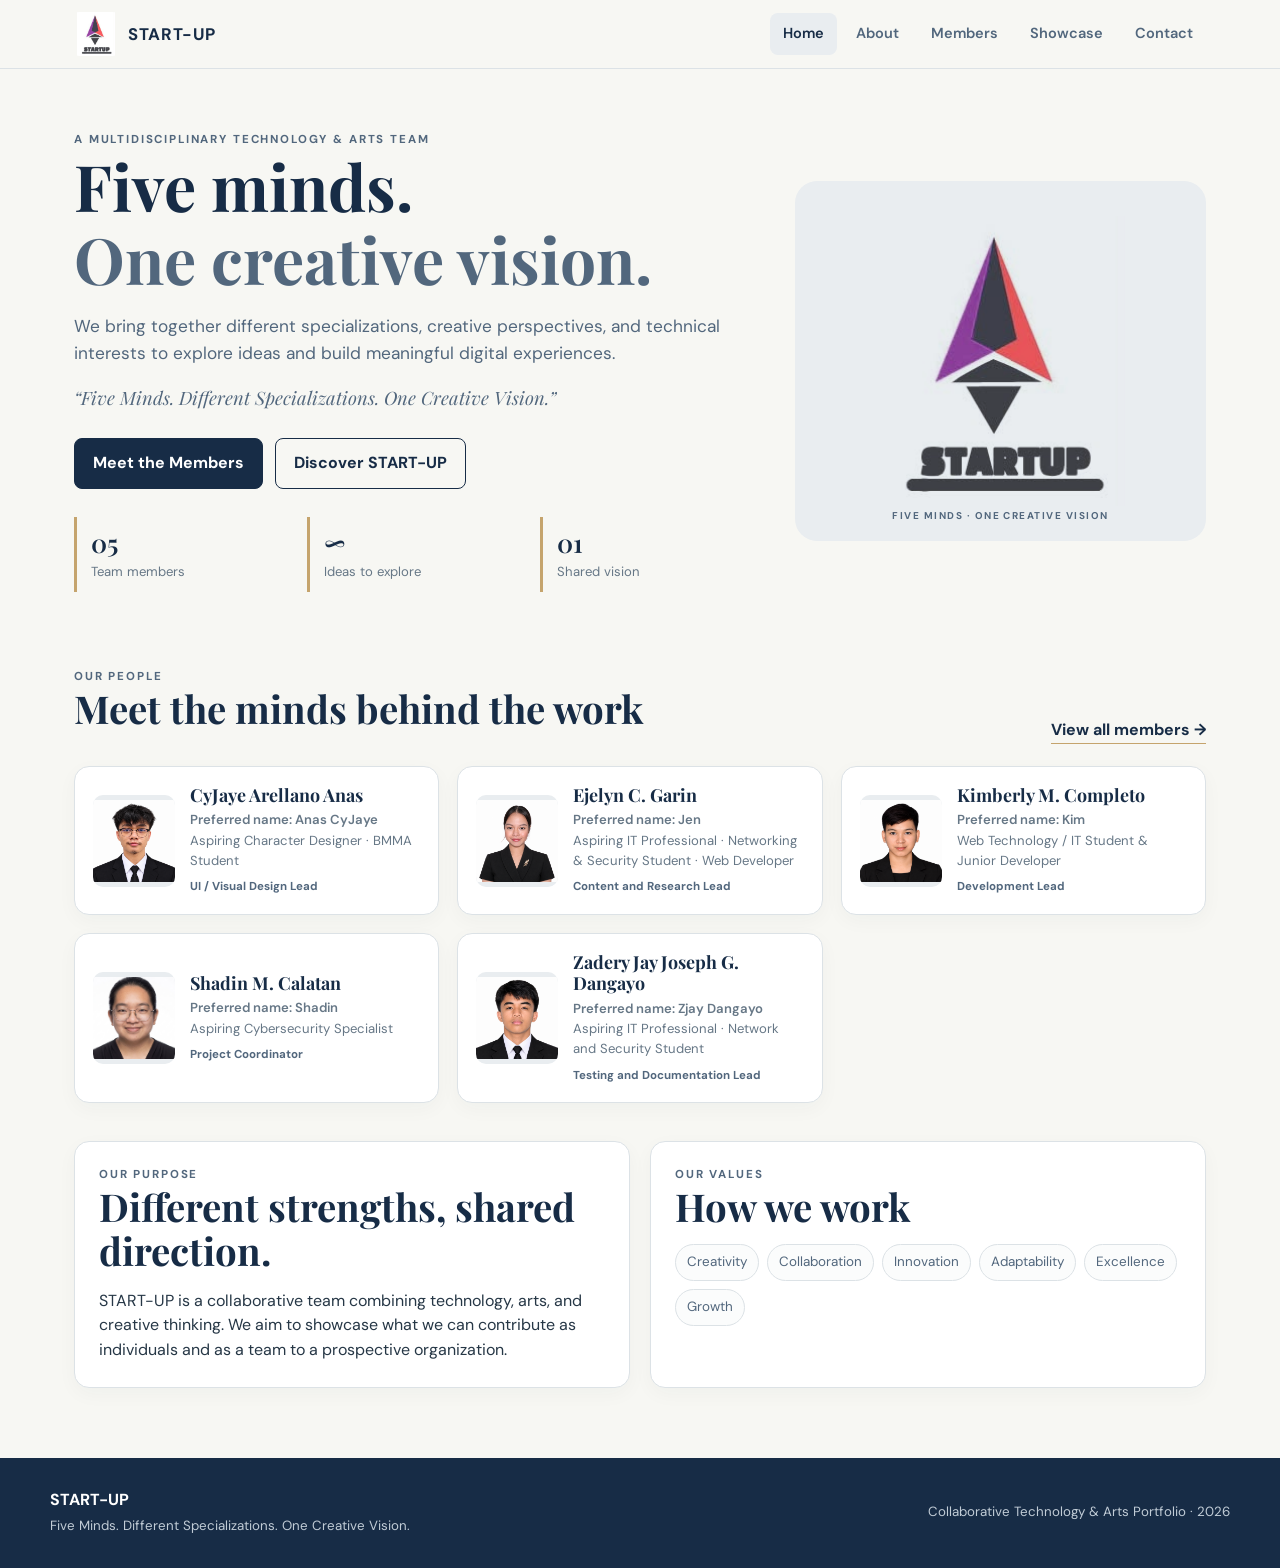
<file: index.html>
<!doctype html><html lang="en"><head><meta charset="utf-8"><meta name="viewport" content="width=device-width, initial-scale=1"><meta name="theme-color" content="#172C46"><link rel="stylesheet" href="assets/css/style.css"><title>Home | START-UP</title></head><body><main><section class="hero"><div class="hero-copy"><div class="eyebrow">A Multidisciplinary Technology & Arts Team</div><h1>Five minds.<br><span>One creative vision.</span></h1><p class="lead">We bring together different specializations, creative perspectives, and technical interests to explore ideas and build meaningful digital experiences.</p><p class="tagline">“Five Minds. Different Specializations. One Creative Vision.”</p><div class="hero-actions"><a class="btn" href="members.html">Meet the Members</a><a class="btn secondary" href="about.html">Discover START-UP</a></div><div class="stat-row"><div class="stat"><strong>05</strong><span>Team members</span></div><div class="stat"><strong>∞</strong><span>Ideas to explore</span></div><div class="stat"><strong>01</strong><span>Shared vision</span></div></div></div><div class="hero-art"><img src="assets/images/logo.jpg" alt="START-UP official logo"></div></section><section style="margin-top:48px"><div class="section-head"><div><div class="eyebrow">Our people</div><h2>Meet the minds behind the work</h2></div><a class="small-link" href="members.html">View all members →</a></div><div class="cards" id="home-members"></div></section><section class="grid-2" style="margin-top:38px"><article class="panel"><div class="eyebrow">Our purpose</div><h2>Different strengths, shared direction.</h2><p>START-UP is a collaborative team combining technology, arts, and creative thinking. We aim to showcase what we can contribute as individuals and as a team to a prospective organization.</p></article><article class="panel"><div class="eyebrow">Our values</div><h2>How we work</h2><ul class="pill-list"><li>Creativity</li><li>Collaboration</li><li>Innovation</li><li>Adaptability</li><li>Excellence</li><li>Growth</li></ul></article></section></main><script src="assets/js/profiles.js"></script><script src="assets/js/main.js"></script><script>includeHeader("home");includeFooter();document.querySelector("#home-members").innerHTML=memberCards();</script></body></html>
</file>
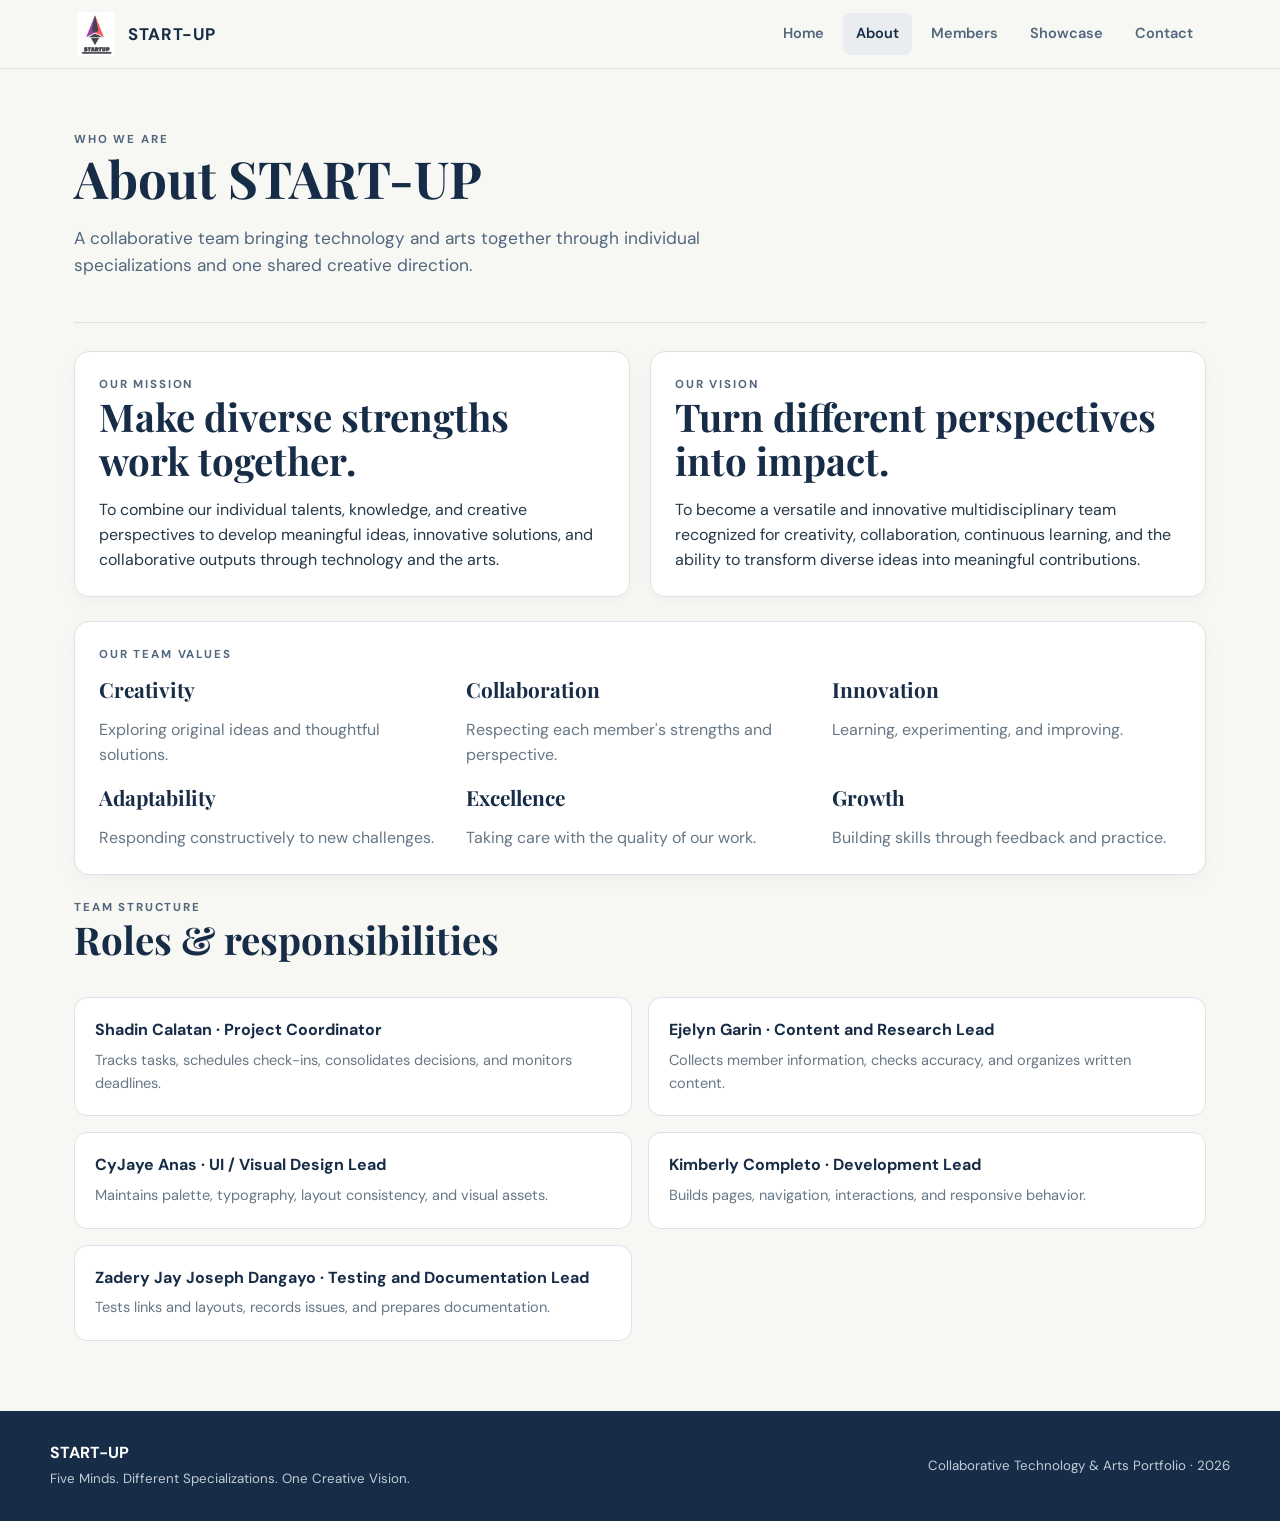
<file: about.html>
<!doctype html><html lang="en"><head><meta charset="utf-8"><meta name="viewport" content="width=device-width, initial-scale=1"><meta name="theme-color" content="#172C46"><link rel="stylesheet" href="assets/css/style.css"><title>About START-UP | START-UP</title></head><body><main><section class="page-intro"><div class="eyebrow">Who we are</div><h1>About START-UP</h1><p class="lead">A collaborative team bringing technology and arts together through individual specializations and one shared creative direction.</p></section><div class="grid-2"><article class="panel"><div class="eyebrow">Our mission</div><h2>Make diverse strengths work together.</h2><p>To combine our individual talents, knowledge, and creative perspectives to develop meaningful ideas, innovative solutions, and collaborative outputs through technology and the arts.</p></article><article class="panel"><div class="eyebrow">Our vision</div><h2>Turn different perspectives into impact.</h2><p>To become a versatile and innovative multidisciplinary team recognized for creativity, collaboration, continuous learning, and the ability to transform diverse ideas into meaningful contributions.</p></article></div><section style="margin-top:24px" class="panel"><div class="eyebrow">Our team values</div><div class="cards" style="margin-top:14px"><div><h3>Creativity</h3><p class="muted">Exploring original ideas and thoughtful solutions.</p></div><div><h3>Collaboration</h3><p class="muted">Respecting each member's strengths and perspective.</p></div><div><h3>Innovation</h3><p class="muted">Learning, experimenting, and improving.</p></div><div><h3>Adaptability</h3><p class="muted">Responding constructively to new challenges.</p></div><div><h3>Excellence</h3><p class="muted">Taking care with the quality of our work.</p></div><div><h3>Growth</h3><p class="muted">Building skills through feedback and practice.</p></div></div></section><section style="margin-top:24px"><div class="section-head"><div><div class="eyebrow">Team structure</div><h2>Roles & responsibilities</h2></div></div><div class="team-grid"><article class="role-card"><div class="role-name">Shadin Calatan · Project Coordinator</div><p>Tracks tasks, schedules check-ins, consolidates decisions, and monitors deadlines.</p></article><article class="role-card"><div class="role-name">Ejelyn Garin · Content and Research Lead</div><p>Collects member information, checks accuracy, and organizes written content.</p></article><article class="role-card"><div class="role-name">CyJaye Anas · UI / Visual Design Lead</div><p>Maintains palette, typography, layout consistency, and visual assets.</p></article><article class="role-card"><div class="role-name">Kimberly Completo · Development Lead</div><p>Builds pages, navigation, interactions, and responsive behavior.</p></article><article class="role-card"><div class="role-name">Zadery Jay Joseph Dangayo · Testing and Documentation Lead</div><p>Tests links and layouts, records issues, and prepares documentation.</p></article></div></section></main><script src="assets/js/profiles.js"></script><script src="assets/js/main.js"></script><script>includeHeader("about");includeFooter();</script></body></html>
</file>
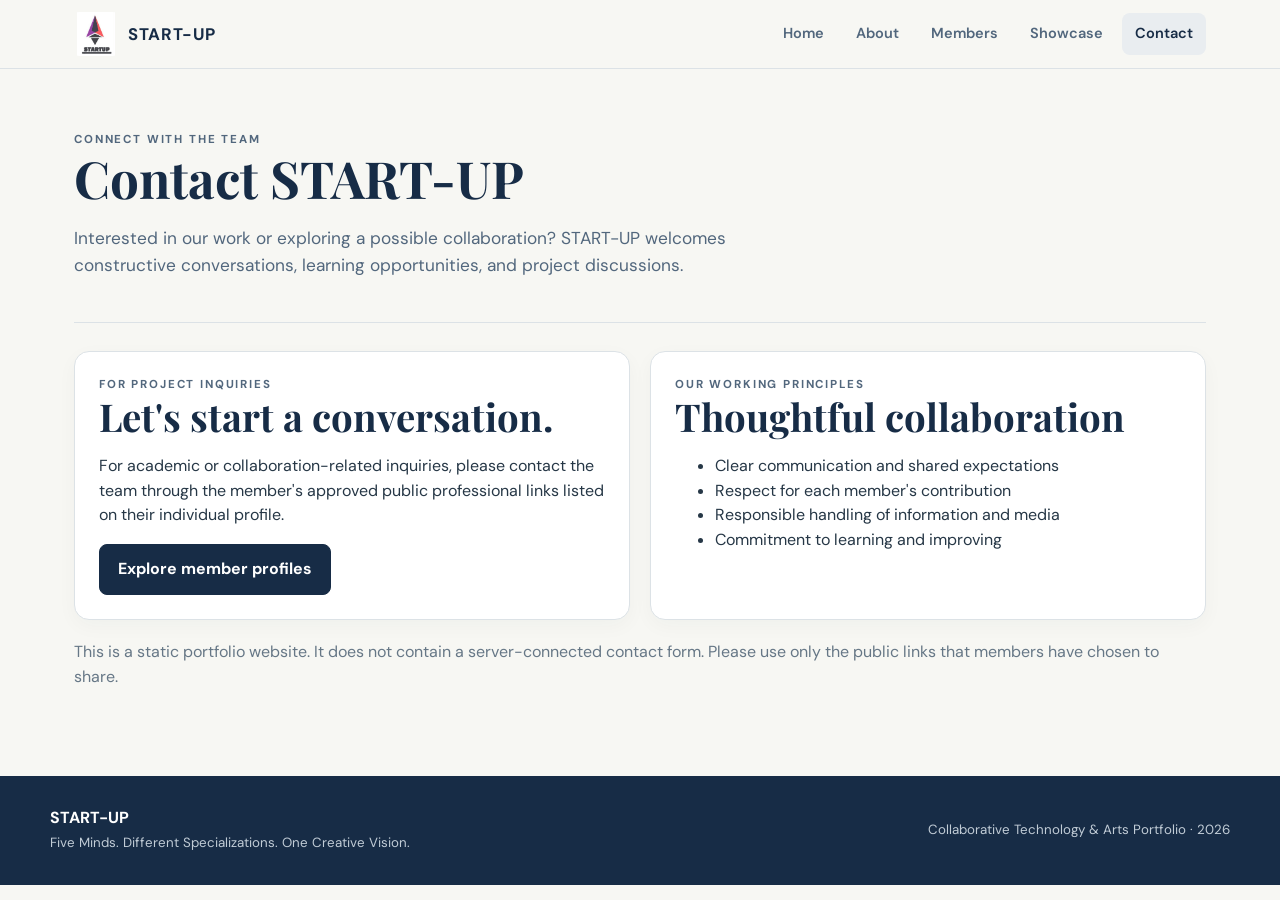
<file: contact.html>
<!doctype html><html lang="en"><head><meta charset="utf-8"><meta name="viewport" content="width=device-width, initial-scale=1"><meta name="theme-color" content="#172C46"><link rel="stylesheet" href="assets/css/style.css"><title>Contact | START-UP</title></head><body><main><section class="page-intro"><div class="eyebrow">Connect with the team</div><h1>Contact START-UP</h1><p class="lead">Interested in our work or exploring a possible collaboration? START-UP welcomes constructive conversations, learning opportunities, and project discussions.</p></section><div class="contact-layout"><article class="panel"><div class="eyebrow">For project inquiries</div><h2>Let's start a conversation.</h2><p>For academic or collaboration-related inquiries, please contact the team through the member's approved public professional links listed on their individual profile.</p><a class="btn" href="members.html">Explore member profiles</a></article><article class="panel"><div class="eyebrow">Our working principles</div><h2>Thoughtful collaboration</h2><ul><li>Clear communication and shared expectations</li><li>Respect for each member's contribution</li><li>Responsible handling of information and media</li><li>Commitment to learning and improving</li></ul></article></div><p class="muted" style="margin-top:20px">This is a static portfolio website. It does not contain a server-connected contact form. Please use only the public links that members have chosen to share.</p></main><script src="assets/js/profiles.js"></script><script src="assets/js/main.js"></script><script>includeHeader("contact");includeFooter();</script></body></html>
</file>
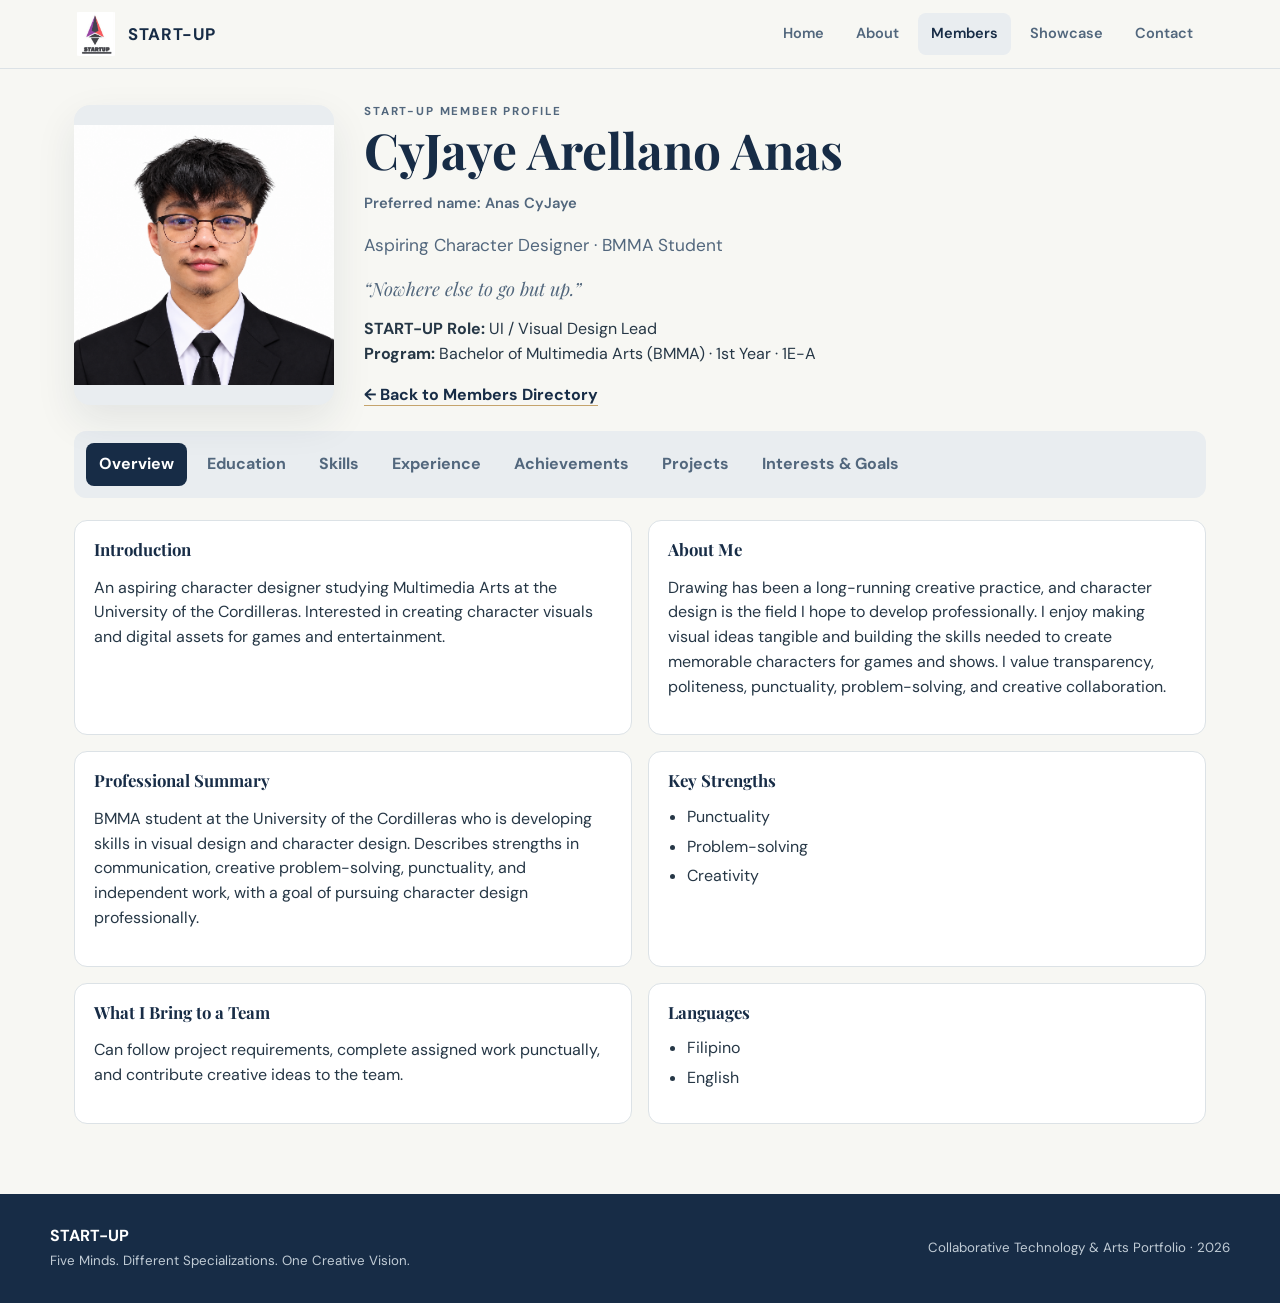
<file: cyjaye.html>
<!doctype html><html lang="en"><head><meta charset="utf-8"><meta name="viewport" content="width=device-width, initial-scale=1"><meta name="theme-color" content="#172C46"><link rel="stylesheet" href="assets/css/style.css"><title>Anas CyJaye | START-UP</title></head><body><main><section id="profile-root"></section></main><script src="assets/js/profiles.js"></script><script src="assets/js/main.js"></script><script>includeHeader("members");includeFooter();profilePage("cyjaye");</script></body></html>
</file>
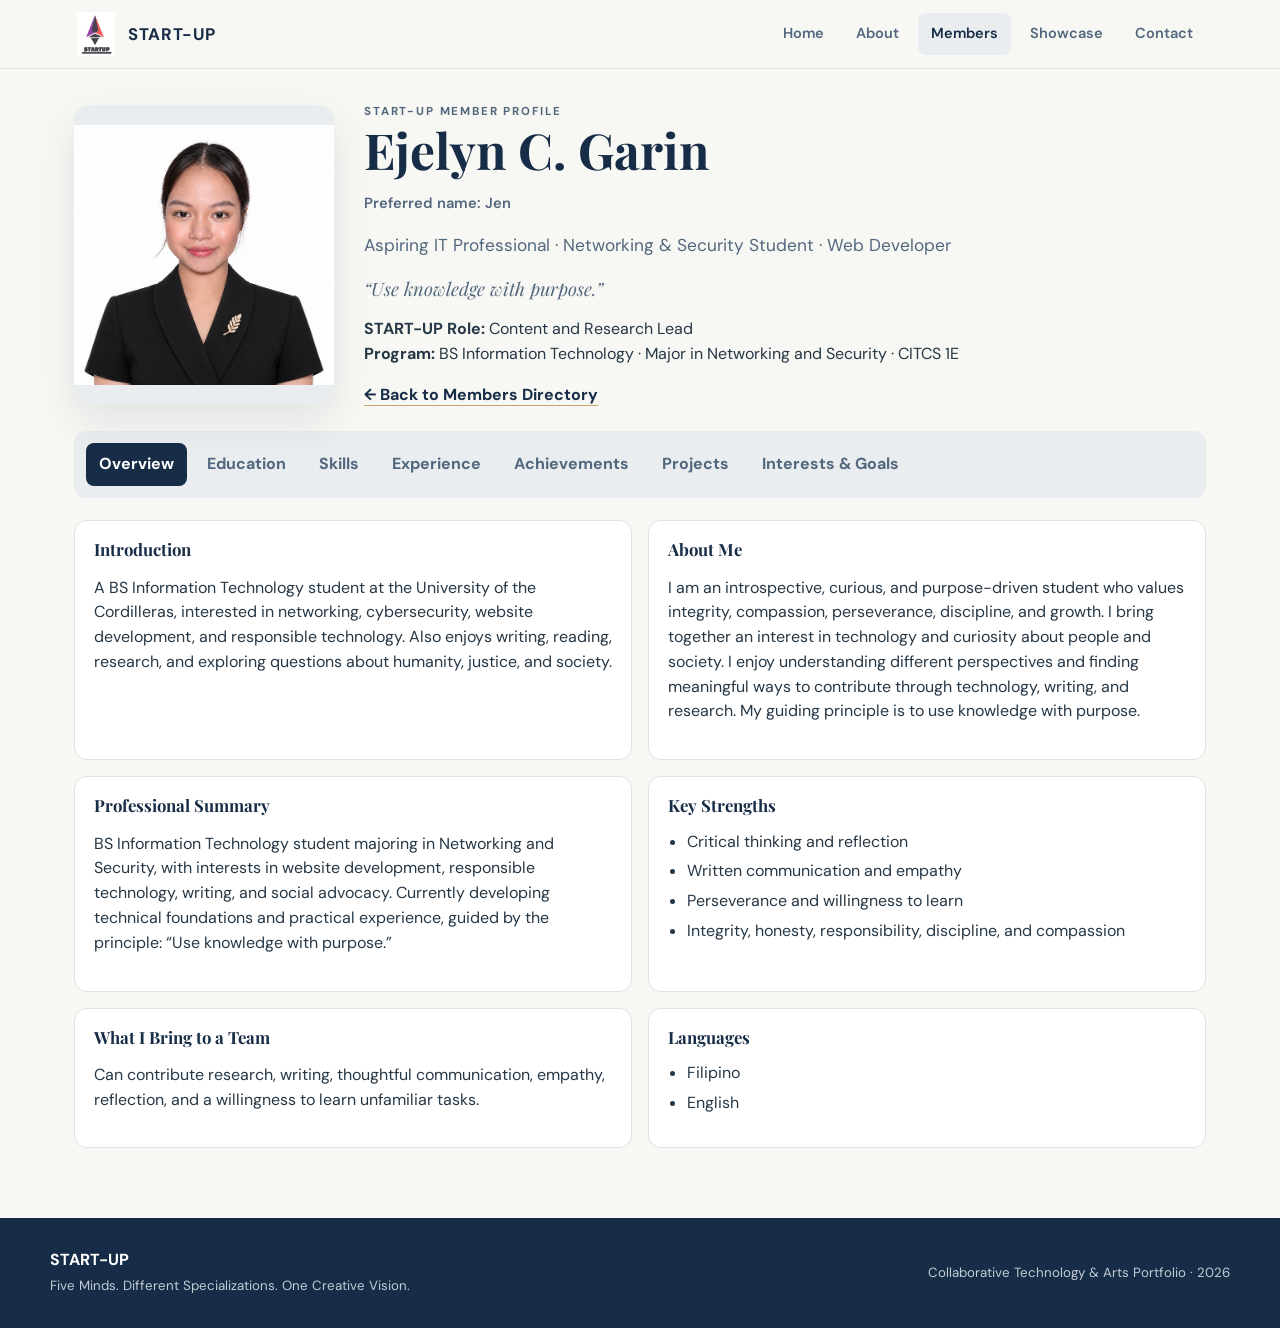
<file: ejelyn.html>
<!doctype html><html lang="en"><head><meta charset="utf-8"><meta name="viewport" content="width=device-width, initial-scale=1"><meta name="theme-color" content="#172C46"><link rel="stylesheet" href="assets/css/style.css"><title>Jen | START-UP</title></head><body><main><section id="profile-root"></section></main><script src="assets/js/profiles.js"></script><script src="assets/js/main.js"></script><script>includeHeader("members");includeFooter();profilePage("ejelyn");</script></body></html>
</file>
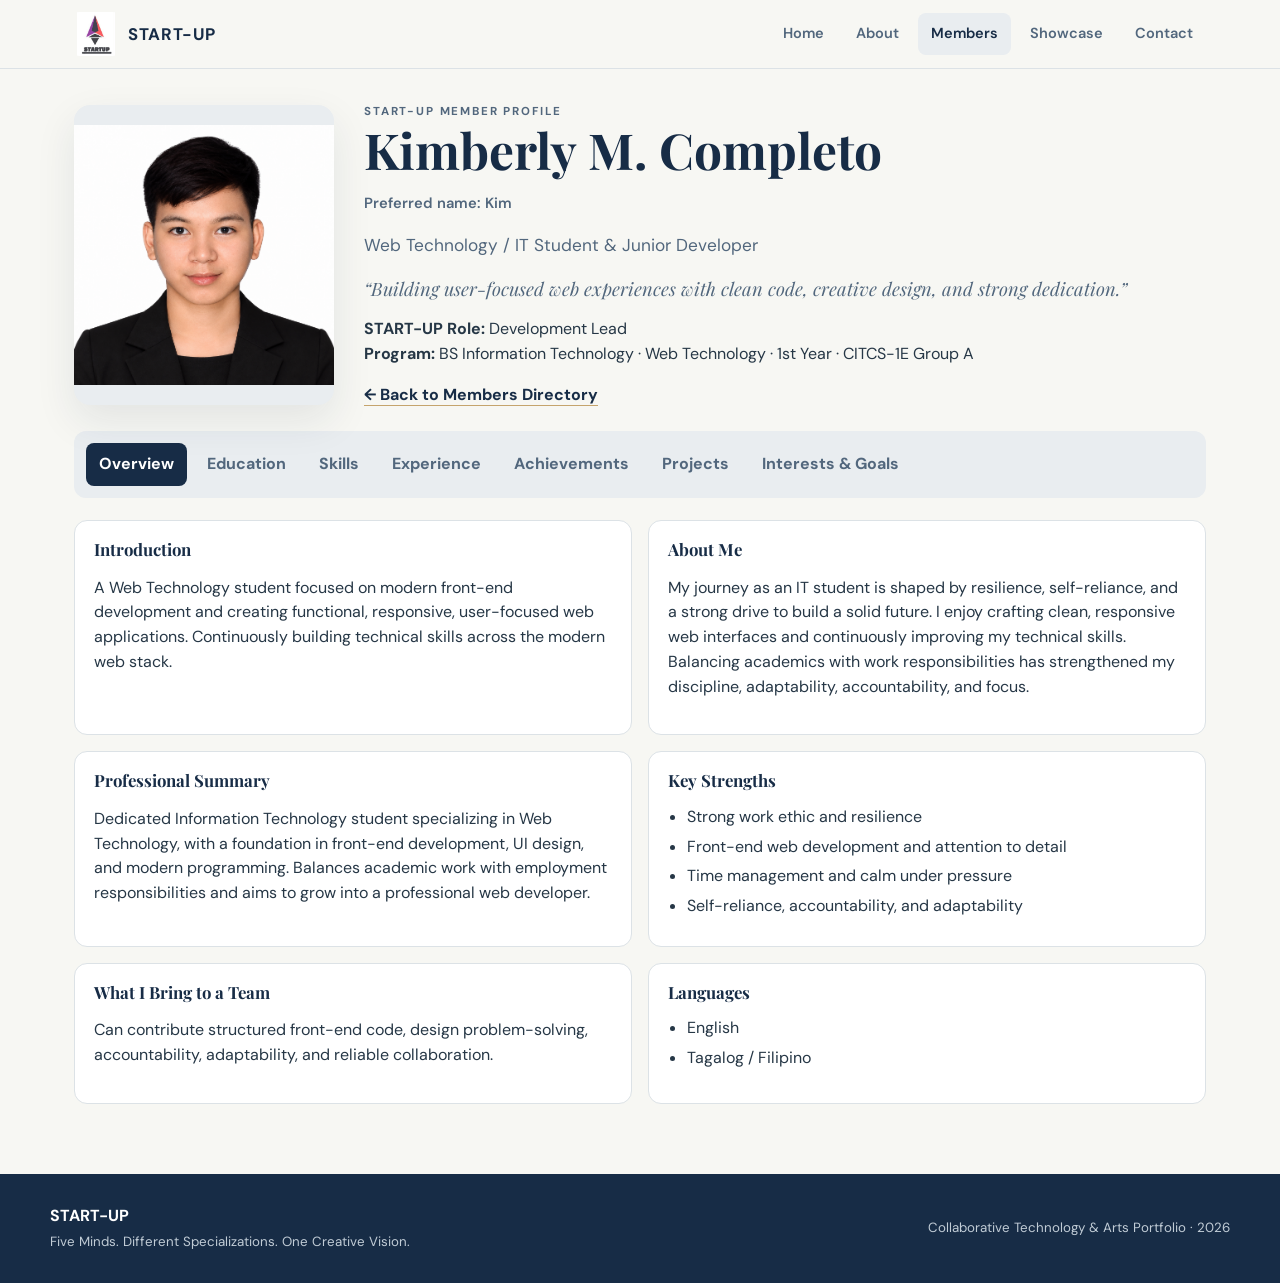
<file: kim.html>
<!doctype html><html lang="en"><head><meta charset="utf-8"><meta name="viewport" content="width=device-width, initial-scale=1"><meta name="theme-color" content="#172C46"><link rel="stylesheet" href="assets/css/style.css"><title>Kim | START-UP</title></head><body><main><section id="profile-root"></section></main><script src="assets/js/profiles.js"></script><script src="assets/js/main.js"></script><script>includeHeader("members");includeFooter();profilePage("kim");</script></body></html>
</file>
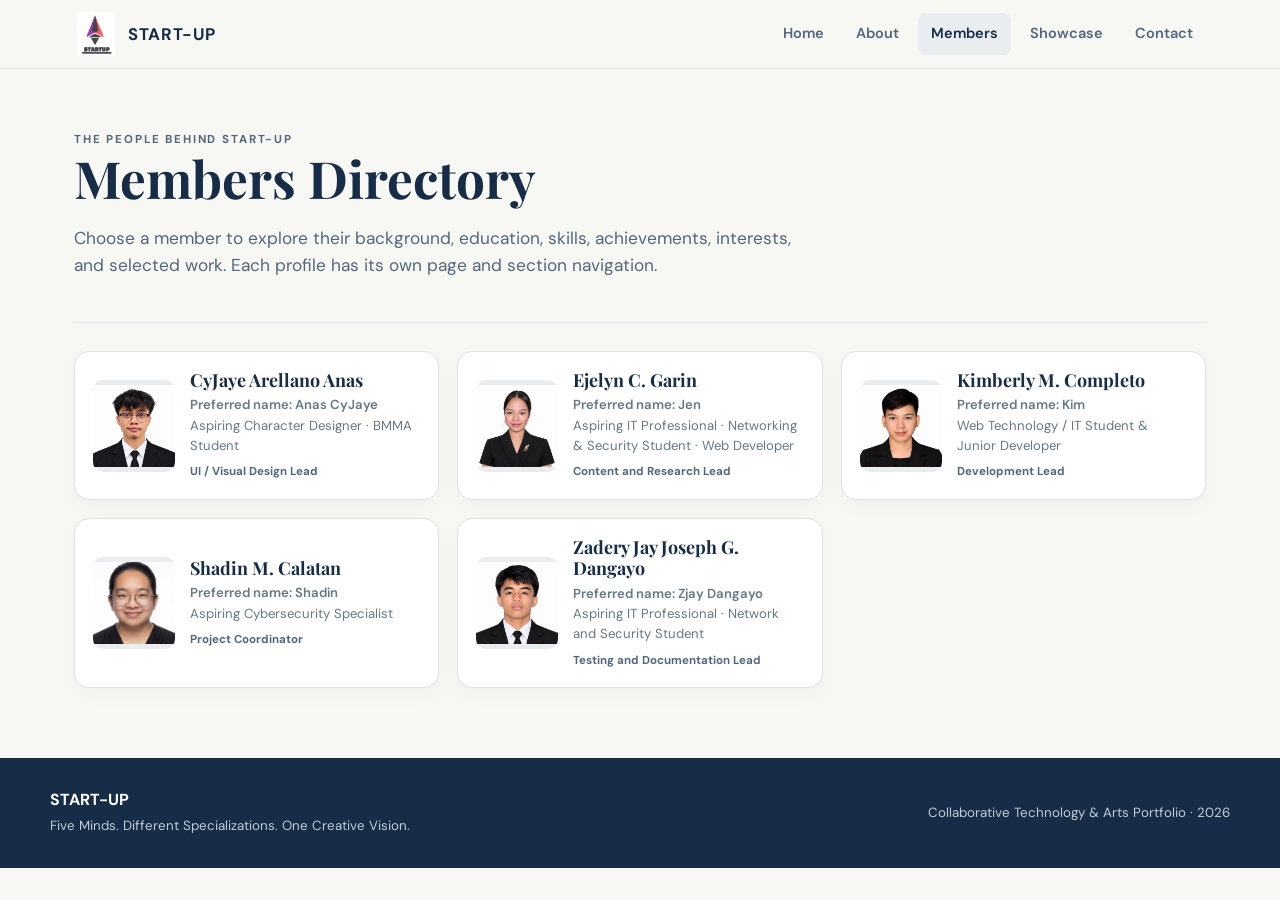
<file: members.html>
<!doctype html><html lang="en"><head><meta charset="utf-8"><meta name="viewport" content="width=device-width, initial-scale=1"><meta name="theme-color" content="#172C46"><link rel="stylesheet" href="assets/css/style.css"><title>Members Directory | START-UP</title></head><body><main><section class="page-intro"><div class="eyebrow">The people behind START-UP</div><h1>Members Directory</h1><p class="lead">Choose a member to explore their background, education, skills, achievements, interests, and selected work. Each profile has its own page and section navigation.</p></section><div class="cards" id="member-directory"></div></main><script src="assets/js/profiles.js"></script><script src="assets/js/main.js"></script><script>includeHeader("members");includeFooter();document.querySelector("#member-directory").innerHTML=memberCards();</script></body></html>
</file>
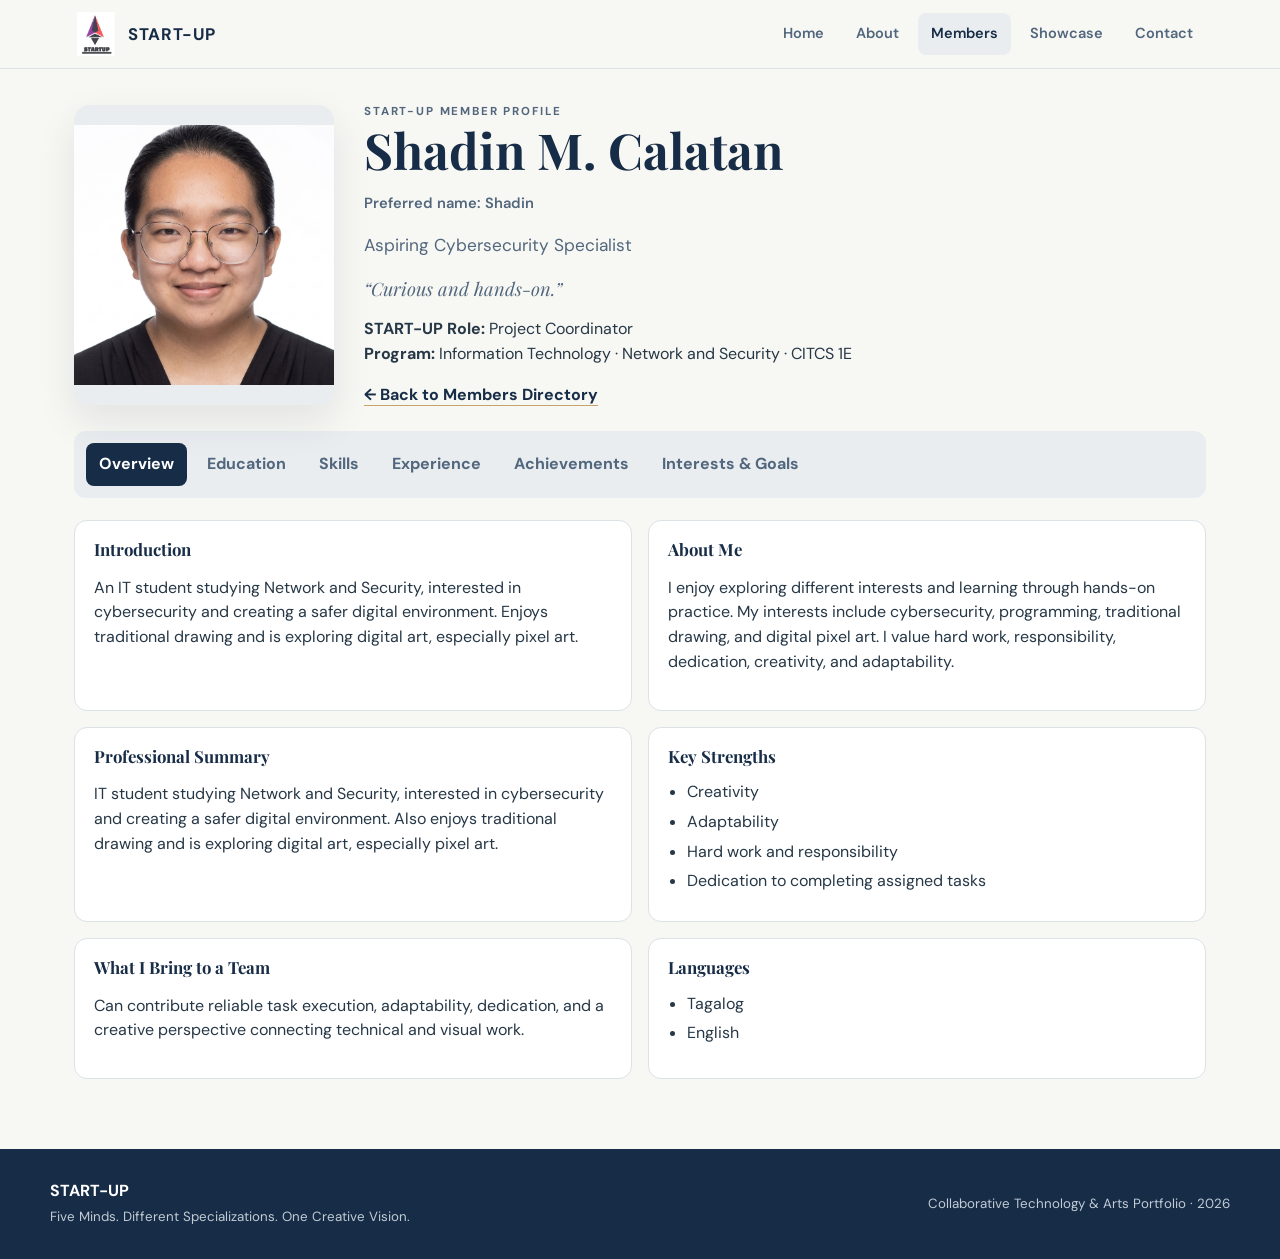
<file: shadin.html>
<!doctype html><html lang="en"><head><meta charset="utf-8"><meta name="viewport" content="width=device-width, initial-scale=1"><meta name="theme-color" content="#172C46"><link rel="stylesheet" href="assets/css/style.css"><title>Shadin | START-UP</title></head><body><main><section id="profile-root"></section></main><script src="assets/js/profiles.js"></script><script src="assets/js/main.js"></script><script>includeHeader("members");includeFooter();profilePage("shadin");</script></body></html>
</file>
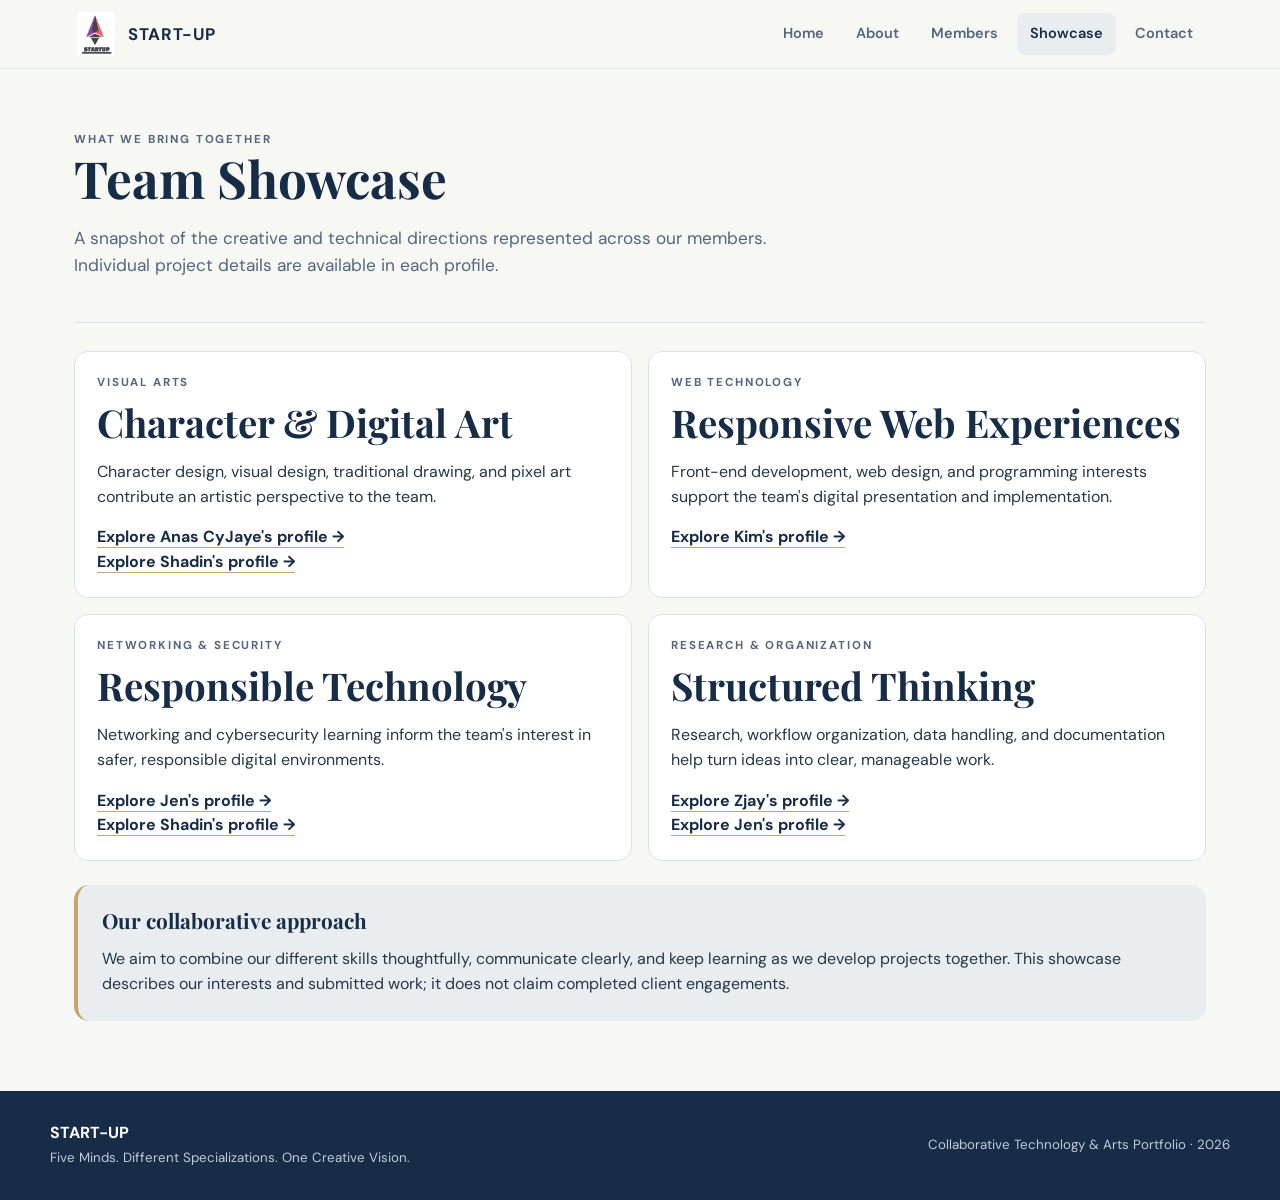
<file: showcase.html>
<!doctype html><html lang="en"><head><meta charset="utf-8"><meta name="viewport" content="width=device-width, initial-scale=1"><meta name="theme-color" content="#172C46"><link rel="stylesheet" href="assets/css/style.css"><title>Team Showcase | START-UP</title></head><body><main><section class="page-intro"><div class="eyebrow">What we bring together</div><h1>Team Showcase</h1><p class="lead">A snapshot of the creative and technical directions represented across our members. Individual project details are available in each profile.</p></section><div class="showcase-grid"><article class="showcase-card"><div class="eyebrow">Visual Arts</div><h2>Character & Digital Art</h2><p>Character design, visual design, traditional drawing, and pixel art contribute an artistic perspective to the team.</p><a class="small-link" href="cyjaye.html">Explore Anas CyJaye's profile →</a><br><a class="small-link" href="shadin.html">Explore Shadin's profile →</a></article><article class="showcase-card"><div class="eyebrow">Web Technology</div><h2>Responsive Web Experiences</h2><p>Front-end development, web design, and programming interests support the team's digital presentation and implementation.</p><a class="small-link" href="kim.html">Explore Kim's profile →</a></article><article class="showcase-card"><div class="eyebrow">Networking & Security</div><h2>Responsible Technology</h2><p>Networking and cybersecurity learning inform the team's interest in safer, responsible digital environments.</p><a class="small-link" href="ejelyn.html">Explore Jen's profile →</a><br><a class="small-link" href="shadin.html">Explore Shadin's profile →</a></article><article class="showcase-card"><div class="eyebrow">Research & Organization</div><h2>Structured Thinking</h2><p>Research, workflow organization, data handling, and documentation help turn ideas into clear, manageable work.</p><a class="small-link" href="zjay.html">Explore Zjay's profile →</a><br><a class="small-link" href="ejelyn.html">Explore Jen's profile →</a></article></div><section class="callout" style="margin-top:24px"><h3>Our collaborative approach</h3><p>We aim to combine our different skills thoughtfully, communicate clearly, and keep learning as we develop projects together. This showcase describes our interests and submitted work; it does not claim completed client engagements.</p></section></main><script src="assets/js/profiles.js"></script><script src="assets/js/main.js"></script><script>includeHeader("showcase");includeFooter();</script></body></html>
</file>
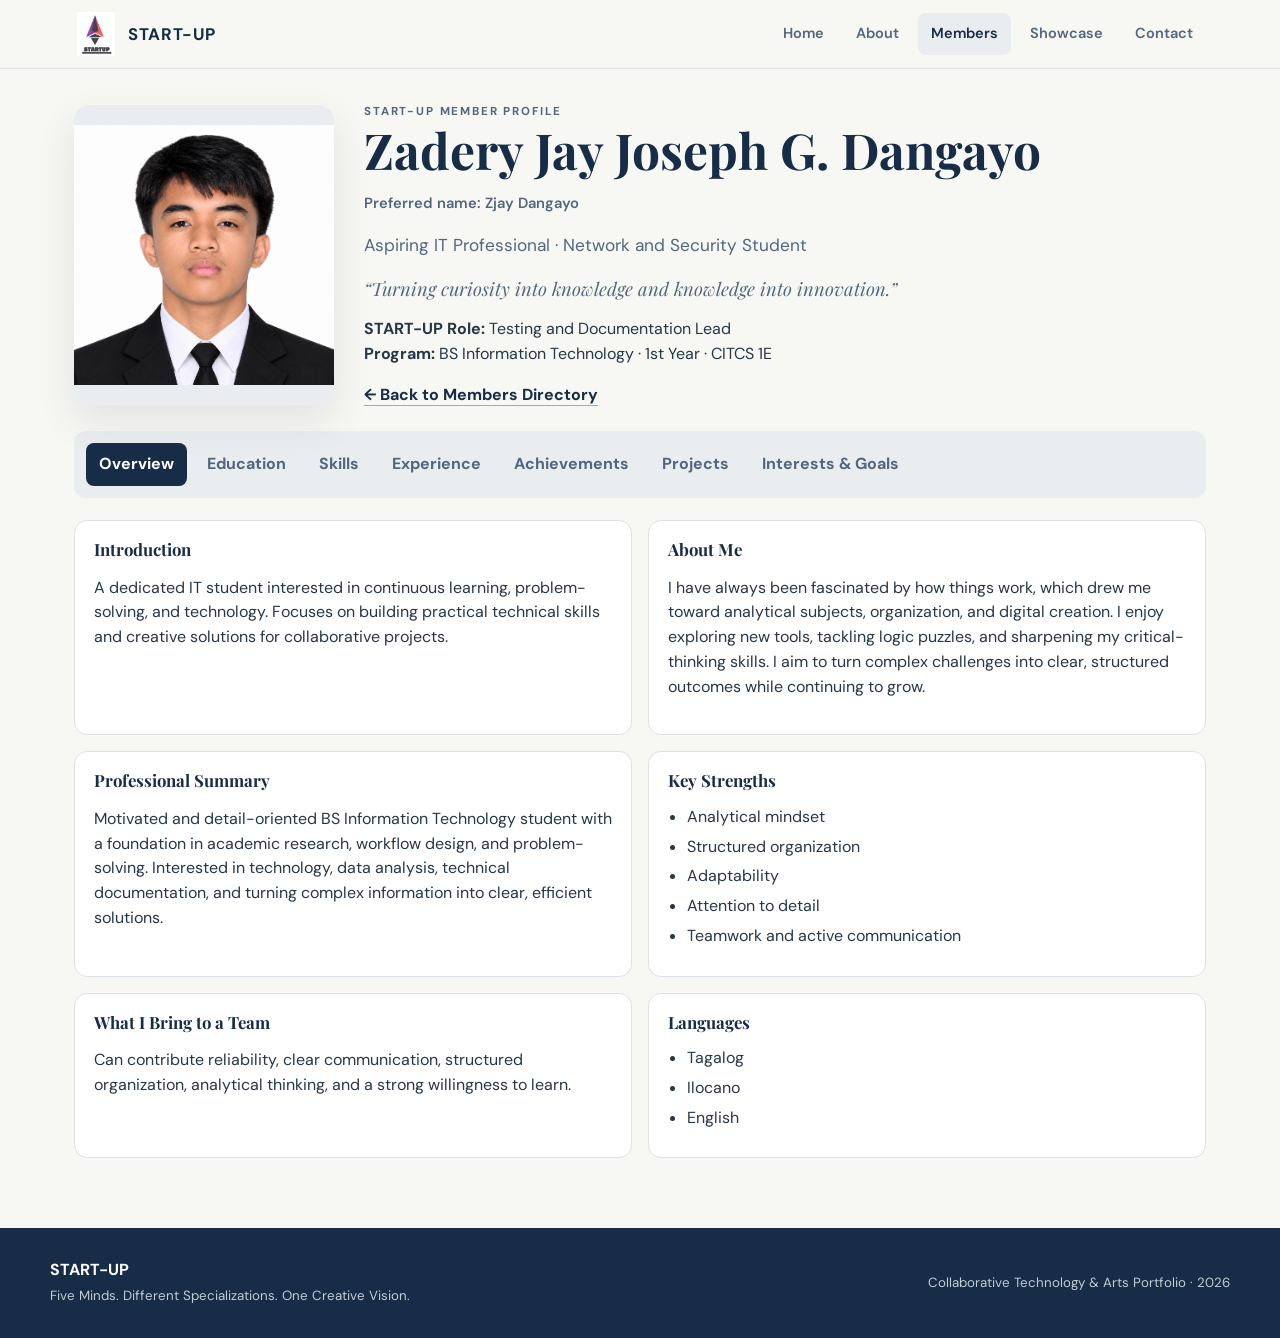
<file: zjay.html>
<!doctype html><html lang="en"><head><meta charset="utf-8"><meta name="viewport" content="width=device-width, initial-scale=1"><meta name="theme-color" content="#172C46"><link rel="stylesheet" href="assets/css/style.css"><title>Zjay Dangayo | START-UP</title></head><body><main><section id="profile-root"></section></main><script src="assets/js/profiles.js"></script><script src="assets/js/main.js"></script><script>includeHeader("members");includeFooter();profilePage("zjay");</script></body></html>
</file>
<file: assets/css/style.css>
@import url('https://fonts.googleapis.com/css2?family=DM+Sans:wght@400;500;600;700&family=Playfair+Display:wght@500;600;700&display=swap');
:root{--navy:#172C46;--slate:#52677D;--gold:#C5A46D;--ivory:#F7F7F3;--paper:#fff;--ink:#263746;--muted:#667786;--line:#dce2e6;--shadow:0 16px 42px rgba(23,44,70,.09)}
*{box-sizing:border-box}html{scroll-behavior:smooth}body{margin:0;background:var(--ivory);color:var(--ink);font-family:'DM Sans',sans-serif;line-height:1.55}a{color:inherit;text-decoration:none}button{font:inherit}.site-header{background:rgba(247,247,243,.95);border-bottom:1px solid var(--line);position:sticky;top:0;z-index:30;backdrop-filter:blur(14px)}.nav-wrap{max-width:1180px;margin:auto;padding:12px 24px;display:flex;align-items:center;gap:26px}.brand{display:flex;align-items:center;gap:10px;font-weight:700;color:var(--navy);letter-spacing:.04em}.brand img{width:44px;height:44px;object-fit:contain;border-radius:5px}.brand span{font-size:1.05rem}.nav-links{display:flex;gap:6px;margin-left:auto;align-items:center}.nav-links a{padding:10px 13px;border-radius:8px;color:var(--slate);font-size:.91rem;font-weight:600}.nav-links a:hover,.nav-links a.active{background:#e9edf0;color:var(--navy)}.menu-toggle{display:none;border:1px solid var(--line);background:white;border-radius:9px;padding:8px 11px;color:var(--navy)}main{max-width:1180px;margin:auto;padding:34px 24px 70px}.eyebrow{text-transform:uppercase;letter-spacing:.16em;font-size:.72rem;font-weight:700;color:var(--slate)}h1,h2,h3{font-family:'Playfair Display',serif;color:var(--navy);line-height:1.15;margin:0 0 14px}h1{font-size:clamp(2.3rem,5vw,4.5rem)}h2{font-size:clamp(1.65rem,3vw,2.4rem)}h3{font-size:1.3rem}.lead{font-size:1.08rem;color:var(--slate);max-width:720px}.muted{color:var(--muted)}.hero{display:grid;grid-template-columns:1.25fr .75fr;gap:36px;align-items:center;min-height:500px}.hero-copy{padding:28px 0}.hero-copy h1 span{color:var(--slate)}.hero-actions{display:flex;gap:12px;flex-wrap:wrap;margin-top:28px}.btn{display:inline-flex;align-items:center;justify-content:center;padding:12px 18px;border-radius:8px;background:var(--navy);color:#fff;font-weight:700;border:1px solid var(--navy);transition:.2s}.btn:hover{transform:translateY(-2px);box-shadow:var(--shadow)}.btn.secondary{background:transparent;color:var(--navy)}.hero-art{background:#e9edf0;border-radius:22px;min-height:360px;padding:28px;display:grid;place-items:center;position:relative;overflow:hidden}.hero-art img{width:min(100%,290px);height:290px;object-fit:contain;mix-blend-mode:multiply}.hero-art:after{content:'FIVE MINDS · ONE CREATIVE VISION';position:absolute;bottom:18px;left:0;right:0;text-align:center;letter-spacing:.15em;font-size:.62rem;color:var(--slate);font-weight:700}.stat-row{display:grid;grid-template-columns:repeat(3,1fr);gap:14px;margin-top:28px}.stat{border-left:3px solid var(--gold);padding:8px 14px}.stat strong{display:block;font:600 1.6rem 'Playfair Display';color:var(--navy)}.stat span{font-size:.82rem;color:var(--muted)}.section-head{display:flex;justify-content:space-between;align-items:end;gap:20px;margin:16px 0 22px}.section-head p{max-width:600px;margin:0;color:var(--muted)}.cards{display:grid;grid-template-columns:repeat(3,1fr);gap:18px}.member-card,.panel,.feature-card{background:var(--paper);border:1px solid var(--line);border-radius:15px;box-shadow:0 6px 20px rgba(23,44,70,.035)}.member-card{padding:18px;display:flex;gap:15px;align-items:center;transition:.2s}.member-card:hover{transform:translateY(-4px);box-shadow:var(--shadow);border-color:#c3cdd5}.member-card img{width:82px;height:92px;object-fit:contain;border-radius:10px;background:#e9edf0}.member-card h3{font-size:1.12rem;margin:0 0 5px}.member-card p{font-size:.82rem;color:var(--muted);margin:0}.member-card .role{font-size:.72rem;color:var(--slate);font-weight:700;margin-top:7px}.grid-2{display:grid;grid-template-columns:1fr 1fr;gap:20px}.panel{padding:24px}.panel p:last-child{margin-bottom:0}.tagline{font:italic 1.15rem 'Playfair Display';color:var(--slate)}.pill-list{display:flex;flex-wrap:wrap;gap:8px;padding:0;list-style:none}.pill-list li{padding:7px 11px;border:1px solid var(--line);border-radius:999px;color:var(--slate);font-size:.84rem;background:#fbfcfc}.page-intro{padding:28px 0 26px;border-bottom:1px solid var(--line);margin-bottom:28px}.page-intro h1{font-size:clamp(2rem,4vw,3.3rem)}.profile-hero{display:grid;grid-template-columns:260px 1fr;gap:30px;align-items:center;margin-bottom:24px}.profile-photo{width:100%;height:300px;object-fit:contain;border-radius:16px;background:#e9edf0;box-shadow:var(--shadow)}.profile-hero h1{font-size:clamp(2rem,4vw,3.1rem)}.profile-hero .tagline{margin:14px 0}.profile-nav{display:flex;gap:7px;flex-wrap:wrap;padding:12px;background:#e9edf0;border-radius:12px;margin:22px 0}.profile-nav button{border:0;background:transparent;color:var(--slate);font-weight:700;padding:9px 13px;border-radius:8px;cursor:pointer}.profile-nav button.active,.profile-nav button:hover{background:var(--navy);color:white}.profile-panel{display:none}.profile-panel.active{display:block;animation:fade .25s ease}@keyframes fade{from{opacity:0;transform:translateY(4px)}to{opacity:1;transform:none}}.content-grid{display:grid;grid-template-columns:repeat(2,1fr);gap:16px}.info-card{background:#fff;border:1px solid var(--line);border-radius:13px;padding:19px}.info-card h3{font-size:1.05rem}.info-card ul{padding-left:19px;margin:8px 0}.info-card li{margin:5px 0}.project-card{border-left:3px solid var(--gold);padding:5px 0 5px 16px;margin:18px 0}.project-card h3{margin-bottom:5px}.link-list{display:flex;gap:10px;flex-wrap:wrap}.link-list a{color:var(--navy);border-bottom:1px solid var(--gold);font-weight:700}.team-grid{display:grid;grid-template-columns:repeat(2,1fr);gap:16px}.role-card{padding:20px;border-radius:13px;background:white;border:1px solid var(--line)}.role-card .role-name{font-weight:700;color:var(--navy)}.role-card p{margin:7px 0 0;color:var(--muted);font-size:.91rem}.footer{background:var(--navy);color:#dce4eb;padding:30px 24px}.footer-inner{max-width:1180px;margin:auto;display:flex;justify-content:space-between;gap:20px;align-items:center}.footer strong{color:#fff}.footer small{color:#c1ccd6}.callout{background:#e9edf0;border-radius:15px;padding:24px;border-left:4px solid var(--gold)}.callout p{margin:7px 0 0}.empty-note{color:var(--muted);font-style:italic}.contact-layout{display:grid;grid-template-columns:1fr 1fr;gap:20px}.showcase-grid{display:grid;grid-template-columns:repeat(2,1fr);gap:16px}.showcase-card{padding:22px;background:#fff;border:1px solid var(--line);border-radius:14px}.showcase-card .eyebrow{margin-bottom:8px}.small-link{font-weight:700;color:var(--navy);border-bottom:1px solid var(--gold)}
@media(max-width:820px){.hero{grid-template-columns:1fr;min-height:auto}.hero-art{min-height:270px}.hero-art img{height:220px}.cards{grid-template-columns:repeat(2,1fr)}.profile-hero{grid-template-columns:190px 1fr}.profile-photo{height:250px}.nav-wrap{flex-wrap:wrap}.nav-links{display:none;order:3;width:100%;margin:0;flex-direction:column;align-items:stretch}.nav-links.open{display:flex}.nav-links a{padding:12px}.menu-toggle{display:block;margin-left:auto}}
@media(max-width:560px){main{padding:24px 16px 50px}.nav-wrap{padding:10px 16px}.cards,.grid-2,.content-grid,.team-grid,.contact-layout,.showcase-grid{grid-template-columns:1fr}.member-card{padding:14px}.profile-hero{grid-template-columns:1fr}.profile-photo{width:100%;height:300px;max-width:280px}.stat-row{grid-template-columns:1fr 1fr}.section-head{display:block}.footer-inner{display:block}.profile-nav{gap:4px}.profile-nav button{padding:8px 10px;font-size:.82rem}}


.preferred-name{font-size:.92rem;color:var(--slate,#52677D);margin:.15rem 0 .55rem;font-weight:600;}
</file>
